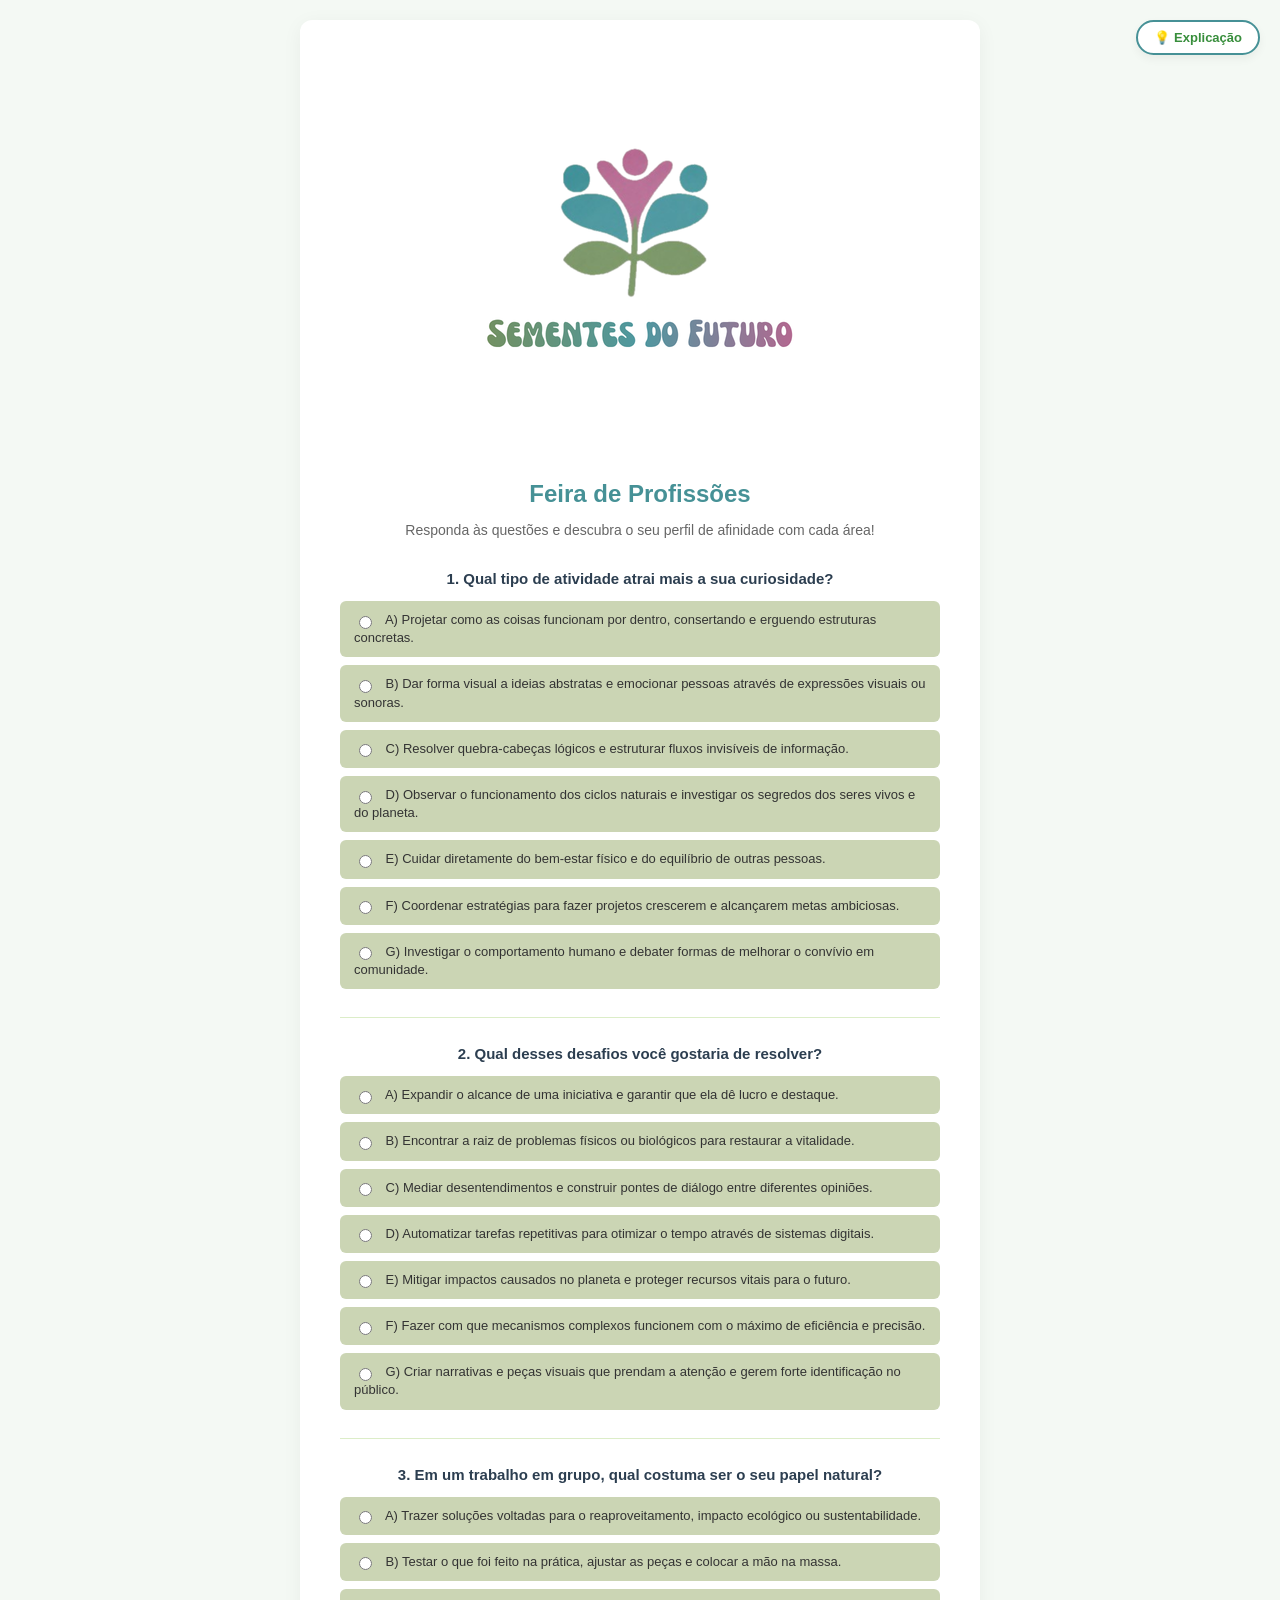
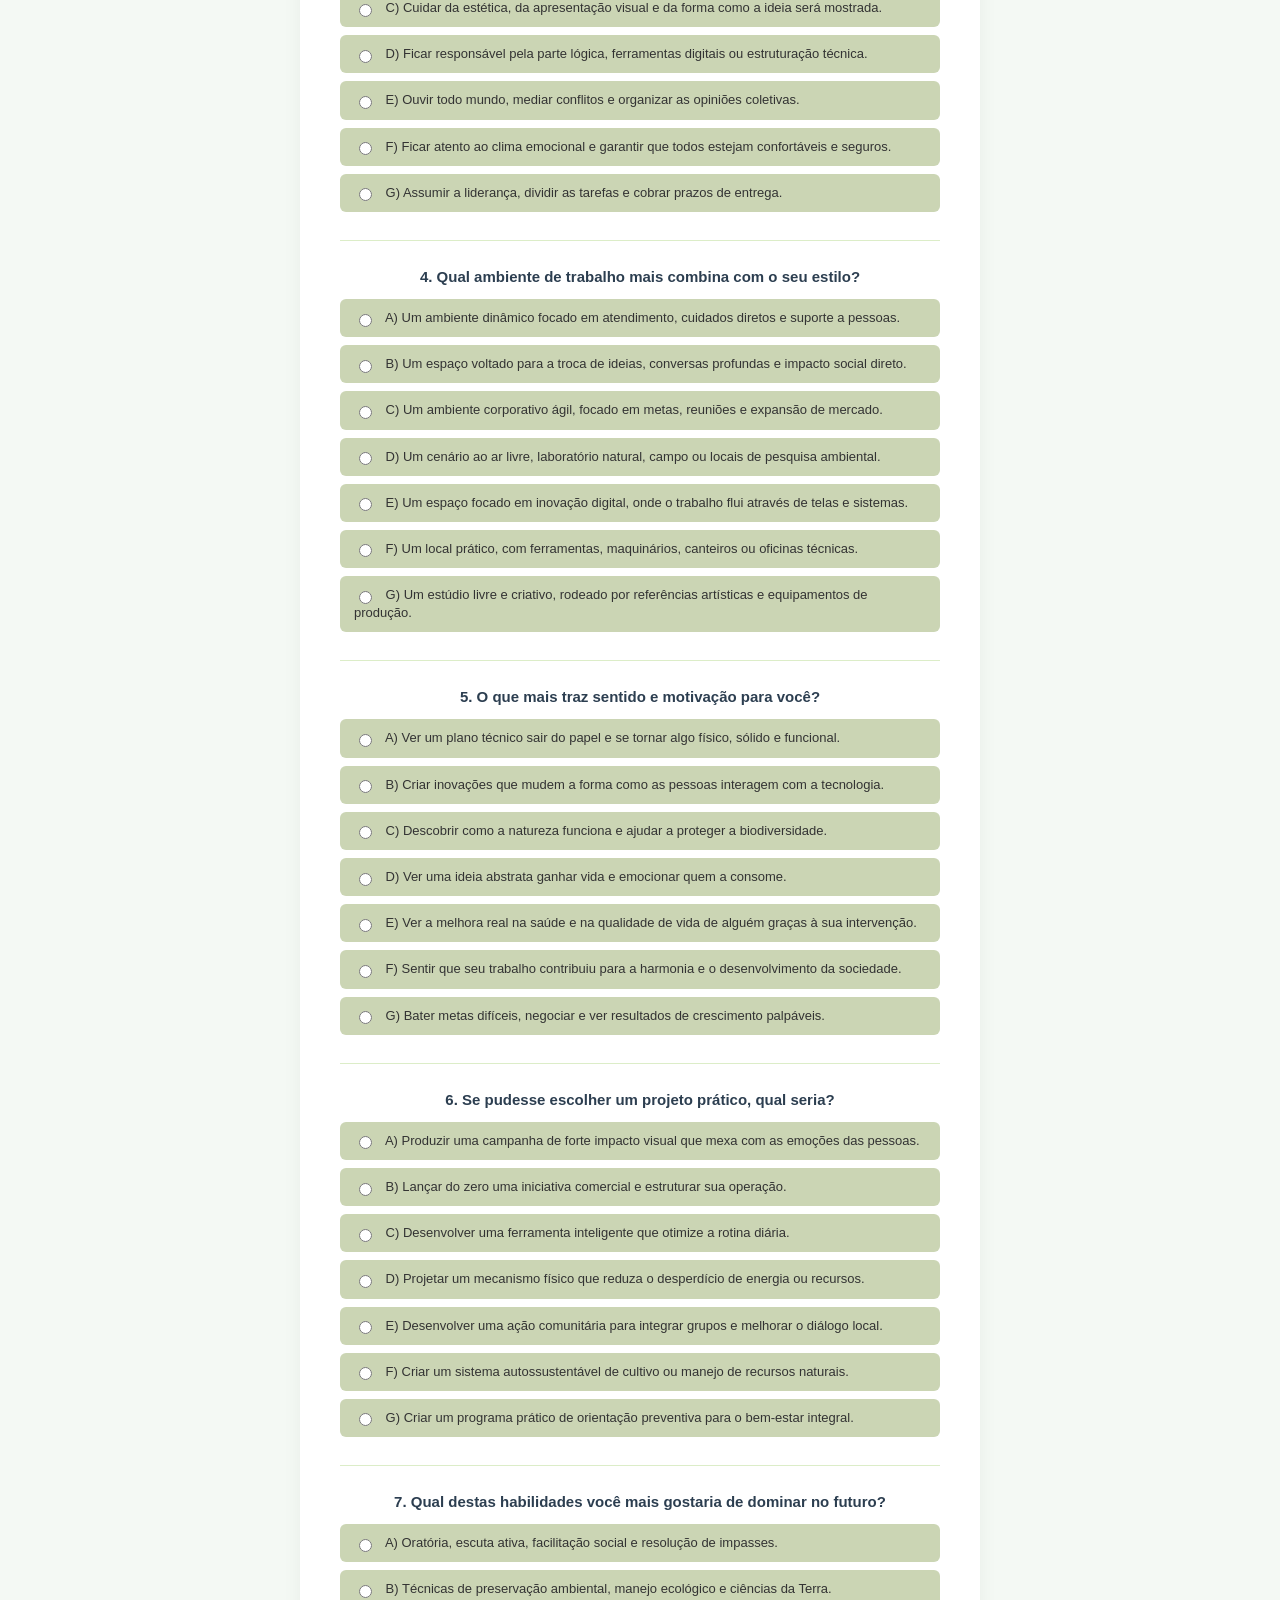
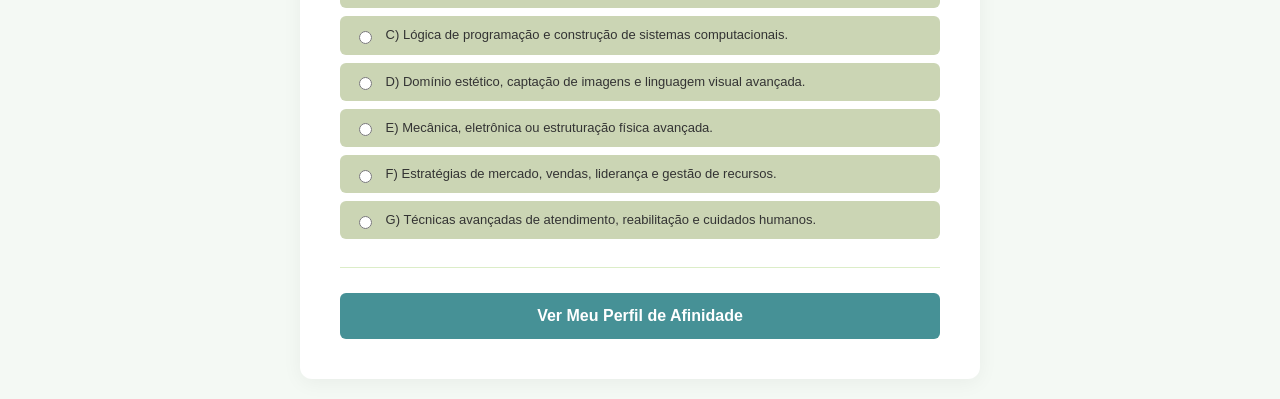
<file: index.html>
<!DOCTYPE html>
<html lang="pt-BR">
<head>
    <meta charset="UTF-8">
    <meta name="viewport" content="width=device-width, initial-scale=1.0">
    <title>Quiz de Profissões - Feira de Profissões</title>
    <link rel="stylesheet" href="Css/style.css">
</head>
<body>

    <!-- Botão de Explicação no Topo Direito -->
    <button id="btnExplicacao" class="btn-explicacao">💡 Explicação</button>
    <div class="img">

    <div class="container">
        <img class="imagem" src="Img/LogoSmf.png" alt="Logo Sementes do Futuro">
        <h1>Feira de Profissões</h1>
        <p class="subtitle">Responda às questões e descubra o seu perfil de afinidade com cada área!</p>

        <!-- Banner de Ajuda do Modo Explicativo -->
        <div id="bannerExplicacao" class="banner-explicacao" style="display: none;">
            🔍 <strong>Modo Explicativo Ativado!</strong> Clique em qualquer pergunta abaixo para ver o código HTML, CSS e JS dela.
        </div>

        <form id="quizForm">
            <!-- Pergunta 1 -->
            <div class="question-block" data-id="q1">
                <h3>1. Qual tipo de atividade atrai mais a sua curiosidade?</h3>
                <label><input type="radio" name="q1" value="C" required> A) Projetar como as coisas funcionam por dentro, consertando e erguendo estruturas concretas.</label>
                <label><input type="radio" name="q1" value="E"> B) Dar forma visual a ideias abstratas e emocionar pessoas através de expressões visuais ou sonoras.</label>
                <label><input type="radio" name="q1" value="A"> C) Resolver quebra-cabeças lógicos e estruturar fluxos invisíveis de informação.</label>
                <label><input type="radio" name="q1" value="G"> D) Observar o funcionamento dos ciclos naturais e investigar os segredos dos seres vivos e do planeta.</label>
                <label><input type="radio" name="q1" value="B"> E) Cuidar diretamente do bem-estar físico e do equilíbrio de outras pessoas.</label>
                <label><input type="radio" name="q1" value="D"> F) Coordenar estratégias para fazer projetos crescerem e alcançarem metas ambiciosas.</label>
                <label><input type="radio" name="q1" value="F"> G) Investigar o comportamento humano e debater formas de melhorar o convívio em comunidade.</label>
            </div>

            <!-- Pergunta 2 -->
            <div class="question-block" data-id="q2">
                <h3>2. Qual desses desafios você gostaria de resolver?</h3>
                <label><input type="radio" name="q2" value="D" required> A) Expandir o alcance de uma iniciativa e garantir que ela dê lucro e destaque.</label>
                <label><input type="radio" name="q2" value="B"> B) Encontrar a raiz de problemas físicos ou biológicos para restaurar a vitalidade.</label>
                <label><input type="radio" name="q2" value="F"> C) Mediar desentendimentos e construir pontes de diálogo entre diferentes opiniões.</label>
                <label><input type="radio" name="q2" value="A"> D) Automatizar tarefas repetitivas para otimizar o tempo através de sistemas digitais.</label>
                <label><input type="radio" name="q2" value="G"> E) Mitigar impactos causados no planeta e proteger recursos vitais para o futuro.</label>
                <label><input type="radio" name="q2" value="C"> F) Fazer com que mecanismos complexos funcionem com o máximo de eficiência e precisão.</label>
                <label><input type="radio" name="q2" value="E"> G) Criar narrativas e peças visuais que prendam a atenção e gerem forte identificação no público.</label>
            </div>

            <!-- Pergunta 3 -->
            <div class="question-block" data-id="q3">
                <h3>3. Em um trabalho em grupo, qual costuma ser o seu papel natural?</h3>
                <label><input type="radio" name="q3" value="G" required> A) Trazer soluções voltadas para o reaproveitamento, impacto ecológico ou sustentabilidade.</label>
                <label><input type="radio" name="q3" value="C"> B) Testar o que foi feito na prática, ajustar as peças e colocar a mão na massa.</label>
                <label><input type="radio" name="q3" value="E"> C) Cuidar da estética, da apresentação visual e da forma como a ideia será mostrada.</label>
                <label><input type="radio" name="q3" value="A"> D) Ficar responsável pela parte lógica, ferramentas digitais ou estruturação técnica.</label>
                <label><input type="radio" name="q3" value="F"> E) Ouvir todo mundo, mediar conflitos e organizar as opiniões coletivas.</label>
                <label><input type="radio" name="q3" value="B"> F) Ficar atento ao clima emocional e garantir que todos estejam confortáveis e seguros.</label>
                <label><input type="radio" name="q3" value="D"> G) Assumir a liderança, dividir as tarefas e cobrar prazos de entrega.</label>
            </div>

            <!-- Pergunta 4 -->
            <div class="question-block" data-id="q4">
                <h3>4. Qual ambiente de trabalho mais combina com o seu estilo?</h3>
                <label><input type="radio" name="q4" value="B" required> A) Um ambiente dinâmico focado em atendimento, cuidados diretos e suporte a pessoas.</label>
                <label><input type="radio" name="q4" value="F"> B) Um espaço voltado para a troca de ideias, conversas profundas e impacto social direto.</label>
                <label><input type="radio" name="q4" value="D"> C) Um ambiente corporativo ágil, focado em metas, reuniões e expansão de mercado.</label>
                <label><input type="radio" name="q4" value="G"> D) Um cenário ao ar livre, laboratório natural, campo ou locais de pesquisa ambiental.</label>
                <label><input type="radio" name="q4" value="A"> E) Um espaço focado em inovação digital, onde o trabalho flui através de telas e sistemas.</label>
                <label><input type="radio" name="q4" value="C"> F) Um local prático, com ferramentas, maquinários, canteiros ou oficinas técnicas.</label>
                <label><input type="radio" name="q4" value="E"> G) Um estúdio livre e criativo, rodeado por referências artísticas e equipamentos de produção.</label>
            </div>

            <!-- Pergunta 5 -->
            <div class="question-block" data-id="q5">
                <h3>5. O que mais traz sentido e motivação para você?</h3>
                <label><input type="radio" name="q5" value="C" required> A) Ver um plano técnico sair do papel e se tornar algo físico, sólido e funcional.</label>
                <label><input type="radio" name="q5" value="A"> B) Criar inovações que mudem a forma como as pessoas interagem com a tecnologia.</label>
                <label><input type="radio" name="q5" value="G"> C) Descobrir como a natureza funciona e ajudar a proteger a biodiversidade.</label>
                <label><input type="radio" name="q5" value="E"> D) Ver uma ideia abstrata ganhar vida e emocionar quem a consome.</label>
                <label><input type="radio" name="q5" value="B"> E) Ver a melhora real na saúde e na qualidade de vida de alguém graças à sua intervenção.</label>
                <label><input type="radio" name="q5" value="F"> F) Sentir que seu trabalho contribuiu para a harmonia e o desenvolvimento da sociedade.</label>
                <label><input type="radio" name="q5" value="D"> G) Bater metas difíceis, negociar e ver resultados de crescimento palpáveis.</label>
            </div>

            <!-- Pergunta 6 -->
            <div class="question-block" data-id="q6">
                <h3>6. Se pudesse escolher um projeto prático, qual seria?</h3>
                <label><input type="radio" name="q6" value="E" required> A) Produzir uma campanha de forte impacto visual que mexa com as emoções das pessoas.</label>
                <label><input type="radio" name="q6" value="D"> B) Lançar do zero uma iniciativa comercial e estruturar sua operação.</label>
                <label><input type="radio" name="q6" value="A"> C) Desenvolver uma ferramenta inteligente que otimize a rotina diária.</label>
                <label><input type="radio" name="q6" value="C"> D) Projetar um mecanismo físico que reduza o desperdício de energia ou recursos.</label>
                <label><input type="radio" name="q6" value="F"> E) Desenvolver uma ação comunitária para integrar grupos e melhorar o diálogo local.</label>
                <label><input type="radio" name="q6" value="G"> F) Criar um sistema autossustentável de cultivo ou manejo de recursos naturais.</label>
                <label><input type="radio" name="q6" value="B"> G) Criar um programa prático de orientação preventiva para o bem-estar integral.</label>
            </div>

            <!-- Pergunta 7 -->
            <div class="question-block" data-id="q7">
                <h3>7. Qual destas habilidades você mais gostaria de dominar no futuro?</h3>
                <label><input type="radio" name="q7" value="F" required> A) Oratória, escuta ativa, facilitação social e resolução de impasses.</label>
                <label><input type="radio" name="q7" value="G"> B) Técnicas de preservação ambiental, manejo ecológico e ciências da Terra.</label>
                <label><input type="radio" name="q7" value="A"> C) Lógica de programação e construção de sistemas computacionais.</label>
                <label><input type="radio" name="q7" value="E"> D) Domínio estético, captação de imagens e linguagem visual avançada.</label>
                <label><input type="radio" name="q7" value="C"> E) Mecânica, eletrônica ou estruturação física avançada.</label>
                <label><input type="radio" name="q7" value="F"> F) Estratégias de mercado, vendas, liderança e gestão de recursos.</label>
                <label><input type="radio" name="q7" value="B"> G) Técnicas avançadas de atendimento, reabilitação e cuidados humanos.</label>
            </div>

            <button type="submit">Ver Meu Perfil de Afinidade</button>
        </form>

        <!-- Área onde o resultado será mostrado -->
        <div id="result">
            <h2>Seu Perfil de Afinidade por Área</h2>
            <p class="result-subtitle">Veja a porcentagem de compatibilidade com cada ramo profissional:</p>
            <div id="rankingList"></div>
        </div>
    </div>

    <!-- Janela Modal do Modo Explicativo com Abas (HTML, CSS, JS) -->
    <div id="modalExplicacao" class="modal">
        <div class="modal-content">
            <span id="fecharModal" class="close-btn">&times;</span>
            <h3 id="modalTitulo">Título da Seção</h3>

            <!-- Botões de Abas -->
            <div class="modal-tabs">
                <button class="tab-btn active" data-tab="html">📄 HTML</button>
                <button class="tab-btn" data-tab="css">🎨 CSS</button>
                <button class="tab-btn" data-tab="js">⚙️ JavaScript</button>
            </div>

            <!-- Conteúdo da Aba HTML -->
            <div id="conteudo-html" class="tab-content active">
                <div class="code-box"><pre><code id="modalCodigoHtml"></code></pre></div>
                <div id="modalDescricaoHtml" class="explanation-text"></div>
            </div>

            <!-- Conteúdo da Aba CSS -->
            <div id="conteudo-css" class="tab-content">
                <div class="code-box"><pre><code id="modalCodigoCss"></code></pre></div>
                <div id="modalDescricaoCss" class="explanation-text"></div>
            </div>

            <!-- Conteúdo da Aba JS -->
            <div id="conteudo-js" class="tab-content">
                <div class="code-box"><pre><code id="modalCodigoJs"></code></pre></div>
                <div id="modalDescricaoJs" class="explanation-text"></div>
            </div>
        </div>
    </div>
</div>
    <script src="Js/funcoes.js"></script>
</body>
</html>
</file>
<file: Css/style.css>
/* === ESTILOS CSS (Minimalista, Verde Claro e Branco) === */
:root {
    --bg-color: #f4f9f4;
    --card-bg: #ffffff;
    --primary-color: #469196;
    --primary-light: #cbd5b4;
    --primary-hover: #388e3c;
    --text-color: #333333;
    --border-color: #dcedc8;
}
.img{
text-align: center;
}
.imagem{
    max-width: 100%;
    height: auto;
}
body {
    font-family: 'Segoe UI', Tahoma, Geneva, Verdana, sans-serif;
    background-color: var(--bg-color);
    color: var(--text-color);
    margin: 0;
    padding: 20px;
    display: flex;
    justify-content: center;
    align-items: center;
    min-height: 100vh;
    box-sizing: border-box;
}

*, *:before, *:after {
    box-sizing: inherit;
}

.container {
    background-color: var(--card-bg);
    padding: 40px;
    border-radius: 12px;
    box-shadow: 0 4px 20px rgba(0, 0, 0, 0.05);
    max-width: 650px;
    width: 100%;
    transition: all 0.3s ease;
}

h1 {
    text-align: center;
    color: var(--primary-color);
    margin-bottom: 8px;
    font-size: 24px;
    font-family: hammersmith one, sans-serif;
}

p.subtitle {
    text-align: center;
    color: #666;
    margin-bottom: 30px;
    font-size: 14px;
}

.question-block {
    margin-bottom: 25px;
    padding-bottom: 20px;
    border-bottom: 1px solid var(--border-color);
    transition: all 0.2s ease;
}

.question-block:last-child {
    border-bottom: none;
}

h3 {
    font-size: 15px;
    margin-bottom: 12px;
    color: #2c3e50;
    line-height: 1.4;
}

label {
    display: block;
    padding: 10px 14px;
    margin-bottom: 8px;
    border-radius: 6px;
    background-color: var(--primary-light);
    cursor: pointer;
    transition: background 0.2s;
    font-size: 13px;
    line-height: 1.4;
        text-align: start;
}

label:hover {
    background-color: #c8e6c9;
}

input[type="radio"] {
    margin-right: 10px;
    vertical-align: middle;
}

button[type="submit"] {
    display: block;
    width: 100%;
    padding: 14px;
    background-color: var(--primary-color);
    color: white;
    border: none;
    border-radius: 6px;
    font-size: 16px;
    cursor: pointer;
    font-weight: bold;
    transition: background 0.2s;
    margin-top: 20px;
}

button[type="submit"]:hover {
    background-color: var(--primary-hover);
}

/* Área de resultados e ranking */
#result {
    margin-top: 30px;
    padding: 20px;
    background-color: var(--primary-light);
    border-radius: 8px;
    display: none;
}

#result h2 {
    color: var(--primary-color);
    margin-top: 0;
    font-size: 20px;
    text-align: center;
}

.result-subtitle {
    text-align: center;
    font-size: 14px;
    color: #555;
    margin-bottom: 20px;
}

.ranking-item {
    background-color: white;
    margin-bottom: 10px;
    padding: 12px 15px;
    border-radius: 8px;
    display: flex;
    justify-content: space-between;
    align-items: center;
    box-shadow: 0 2px 5px rgba(0,0,0,0.03);
    font-size: 14px;
}

.ranking-name {
    font-weight: 600;
    color: #2c3e50;
}

.ranking-percentage {
    color: var(--primary-color);
    font-weight: bold;
}

/* === ESTILOS DO MODO EXPLICATIVO === */

.btn-explicacao {
    position: fixed;
    top: 20px;
    right: 20px;
    background-color: #ffffff;
    color: var(--primary-hover);
    border: 2px solid var(--primary-color);
    padding: 8px 16px;
    border-radius: 20px;
    cursor: pointer;
    font-weight: bold;
    font-size: 13px;
    z-index: 1000;
    box-shadow: 0 4px 10px rgba(0,0,0,0.05);
    transition: all 0.2s;
}

.btn-explicacao:hover {
    background-color: var(--primary-light);
}

.btn-explicacao.ativo {
    background-color: var(--primary-color);
    color: white;
}

.banner-explicacao {
    background-color: #e8f5e9;
    border: 1px dashed var(--primary-color);
    padding: 12px 15px;
    border-radius: 8px;
    font-size: 13px;
    color: #2e7d32;
    margin-bottom: 25px;
    text-align: center;
}

body.modo-explicacao .question-block {
    cursor: pointer;
    border: 2px dashed #81c784;
    padding: 12px;
    border-radius: 8px;
    background-color: #fafafa;
}

body.modo-explicacao .question-block:hover {
    background-color: #f1f8f1;
    transform: scale(1.01);
}

/* Modal e Abas */
.modal {
    display: none;
    position: fixed;
    z-index: 2000;
    left: 0;
    top: 0;
    width: 100%;
    height: 100%;
    background-color: rgba(0, 0, 0, 0.6);
    backdrop-filter: blur(2px);
    justify-content: center;
    align-items: center;
    padding: 15px;
}

.modal-content {
    background-color: #ffffff;
    padding: 30px;
    border-radius: 12px;
    max-width: 650px;
    width: 100%;
    max-height: 85vh;
    overflow-y: auto;
    box-shadow: 0 10px 30px rgba(0, 0, 0, 0.2);
    position: relative;
    animation: zoomModal 0.25s cubic-bezier(0.175, 0.885, 0.32, 1.275);
}

@keyframes zoomModal {
    from { transform: scale(0.85); opacity: 0; }
    to { transform: scale(1); opacity: 1; }
}

.close-btn {
    position: absolute;
    top: 15px;
    right: 20px;
    font-size: 24px;
    font-weight: bold;
    cursor: pointer;
    color: #888;
}

.close-btn:hover {
    color: #333;
}

#modalTitulo {
    color: var(--primary-hover);
    margin-top: 0;
    font-size: 18px;
    margin-bottom: 15px;
}

.modal-tabs {
    display: flex;
    gap: 6px;
    margin-bottom: 15px;
    border-bottom: 2px solid #eee;
    padding-bottom: 10px;
    flex-wrap: wrap;
}

.tab-btn {
    background-color: #f1f1f1;
    border: none;
    padding: 7px 12px;
    border-radius: 6px;
    cursor: pointer;
    font-weight: 600;
    font-size: 12px;
    color: #555;
    transition: all 0.2s;
}

.tab-btn:hover {
    background-color: #e2e2e2;
}

.tab-btn.active {
    background-color: var(--primary-color);
    color: white;
}

.tab-content {
    display: none;
}

.tab-content.active {
    display: block;
}

.code-box {
    background-color: #f8f9fa;
    border: 1px solid #e9ecef;
    border-left: 4px solid var(--primary-color);
    padding: 12px;
    border-radius: 6px;
    font-family: monospace;
    font-size: 12px;
    overflow-x: auto;
    margin: 10px 0;
    white-space: pre-wrap;
    color: #333;
}

.explanation-text p {
    margin-bottom: 10px;
    font-size: 13px;
    line-height: 1.6;
    color: #444;
}

.explanation-text strong {
    color: var(--primary-hover);
}


/* ========================================================================== */
/* === ROBUSTA RESPONSIVIDADE (6 BREAKPOINTS / TIPOS DE TELAS MAIS USADOS) === */
/* ========================================================================== */

/* 1. Telas Muito Pequenas / Smartwatches / Celulares Compactos (Até 360px) */
@media screen and (max-width: 360px) {
    body {
        padding: 5px;
    }
    .container {
        padding: 15px 10px;
        border-radius: 8px;
    }
    h1 {
        font-size: 18px;
    }
    p.subtitle {
        font-size: 12px;
        margin-bottom: 20px;
    }
    h3 {
        font-size: 13px;
    }
    label {
        font-size: 11px;
        padding: 8px;
    }
    .btn-explicacao {
        top: 8px;
        right: 8px;
        padding: 5px 10px;
        font-size: 10px;
    }
    .modal-content {
        padding: 15px;
    }
}

/* 2. Smartphones Comuns / Celulares Padrão (361px até 480px) */
@media screen and (min-width: 361px) and (max-width: 480px) {
    body {
        padding: 10px;
    }
    .container {
        padding: 20px 15px;
    }
    h1 {
        font-size: 20px;
    }
    p.subtitle {
        font-size: 13px;
    }
    label {
        font-size: 12px;
        padding: 9px 11px;
    }
    .btn-explicacao {
        top: 10px;
        right: 10px;
        padding: 6px 12px;
        font-size: 11px;
    }
}

/* 3. Phablets / Smartphones Grandes e Tablets Pequenos (481px até 768px) */
@media screen and (min-width: 481px) and (max-width: 768px) {
    body {
        padding: 15px;
    }
    .container {
        padding: 30px 20px;
    }
    h1 {
        font-size: 22px;
    }
    label {
        font-size: 12.5px;
    }
    .btn-explicacao {
        top: 15px;
        right: 15px;
        padding: 7px 14px;
        font-size: 12px;
    }
}

/* 4. Tablets Padrão / iPads em Modo Retrato (769px até 1024px) */
@media screen and (min-width: 769px) and (max-width: 1024px) {
    .container {
        max-width: 720px;
        padding: 35px;
    }
}

/* 5. Laptops / Desktops Padrão (1025px até 1440px) */
@media screen and (min-width: 1025px) and (max-width: 1440px) {
    .container {
        max-width: 680px;
    }
}

/* 6. Monitores Grandes / Desktops Full HD e Ultrawide (Acima de 1441px) */
@media screen and (min-width: 1441px) {
    .container {
        max-width: 750px;
        padding: 50px;
    }
    h1 {
        font-size: 28px;
    }
    p.subtitle {
        font-size: 15px;
    }
    h3 {
        font-size: 16px;
    }
    label {
        font-size: 14px;
        padding: 12px 16px;
    }
}
</file>
